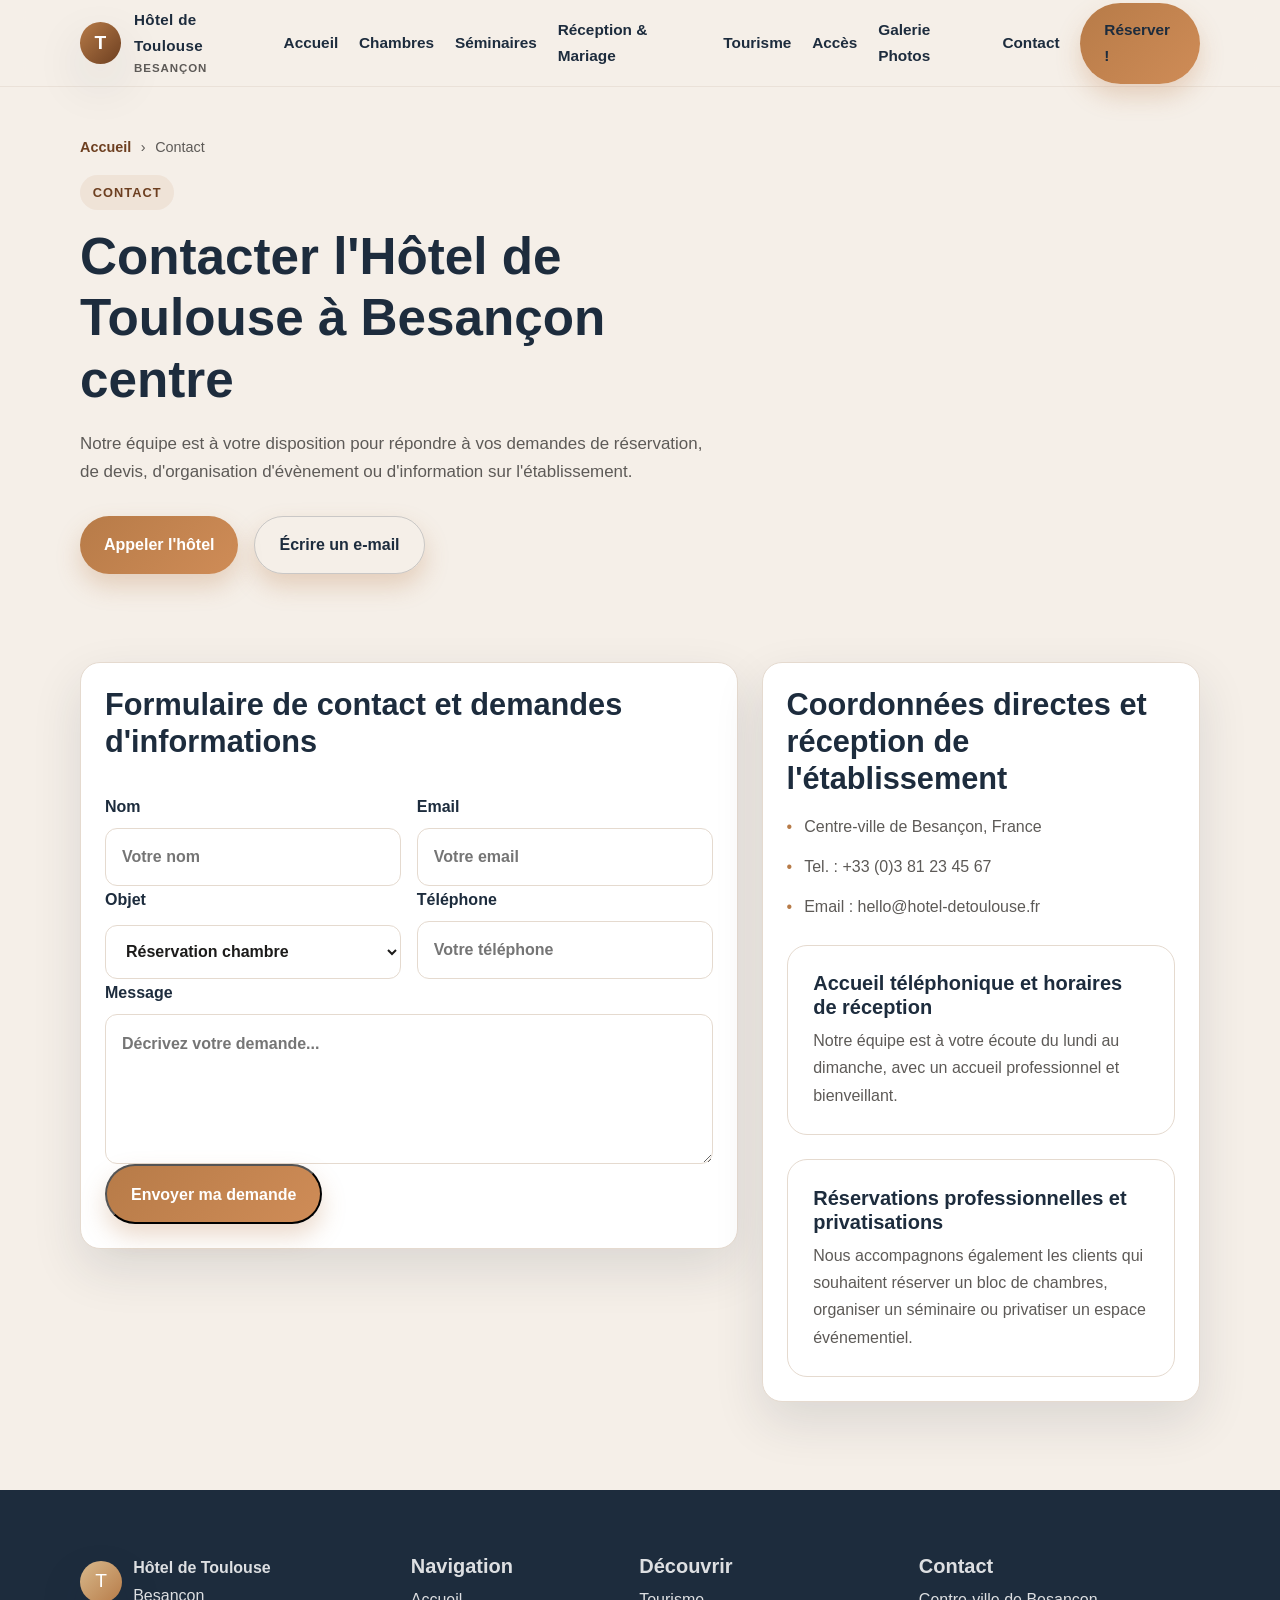
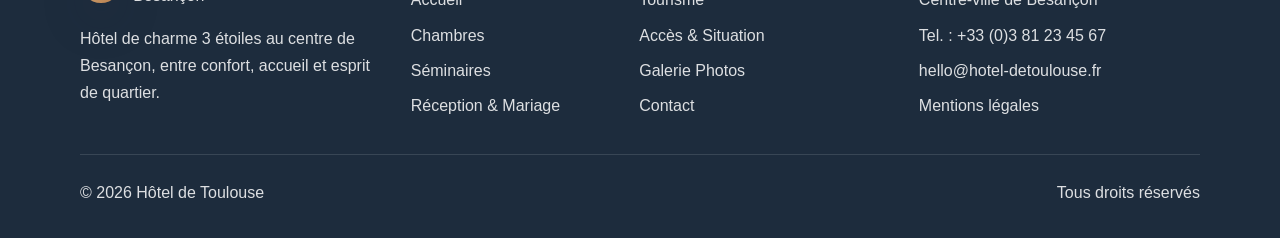
<file: contact.html>
<!DOCTYPE html>
<html lang="fr">
  <head>
    <meta charset="UTF-8" />
    <meta name="viewport" content="width=device-width, initial-scale=1.0" />
    <title>Contactez Hôtel Besançon Centre - Hôtel de Toulouse</title>
    <meta name="description" content="Contactez l'équipe de l'Hôtel de Toulouse à Besançon pour toute question, réservation de groupe ou devis. Nous vous répondons rapidement." />
    <meta name="theme-color" content="#1d2c3d" />
    <link rel="stylesheet" href="style.css" />
  </head>
  <body>
    <header class="site-header">
      <div class="container header-inner">
        <a href="index.html" class="brand" aria-label="Accueil Hôtel de Toulouse">
          <span class="brand-mark" aria-hidden="true">T</span>
          <span class="brand-text">
            <strong>Hôtel de Toulouse</strong>
            <span>Besançon</span>
          </span>
        </a>
        <button class="nav-toggle" aria-label="Ouvrir le menu" aria-expanded="false">
          <span></span>
        </button>
        <nav class="nav" aria-label="Navigation principale">
          <a href="index.html">Accueil</a>
          <a href="chambres.html">Chambres</a>
          <a href="seminaire.html">Séminaires</a>
          <a href="reception-mariage.html">Réception &amp; Mariage</a>
          <a href="tourisme.html">Tourisme</a>
          <a href="acces.html">Accès</a>
          <a href="galerie-photos.html">Galerie Photos</a>
          <a href="contact.html">Contact</a>
          <a href="contact.html" class="cta-button">Réserver !</a>
        </nav>
      </div>
    </header>

    <main>
      <section class="page-hero">
        <div class="container hero-inner">
          <div class="breadcrumbs" aria-label="Fil d'Ariane">
            <a href="index.html">Accueil</a>
            <span>›</span>
            <span>Contact</span>
          </div>
          <div class="hero-copy">
            <span class="eyebrow">Contact</span>
            <h1>Contacter l'Hôtel de Toulouse à Besançon centre</h1>
            <p class="lead">Notre équipe est à votre disposition pour répondre à vos demandes de réservation, de devis, d'organisation d'évènement ou d'information sur l'établissement.</p>
            <div class="cta-row">
              <a href="tel:+33381234567" class="button">Appeler l'hôtel</a>
              <a href="mailto:hello@hotel-detoulouse.fr" class="button secondary">Écrire un e-mail</a>
            </div>
          </div>
        </div>
      </section>

      <section class="section">
        <div class="container contact-grid">
          <div class="form-grid">
            <h2>Formulaire de contact et demandes d'informations</h2>
            <form action="#" method="post">
              <div class="field-row">
                <label>
                  Nom
                  <input type="text" name="nom" placeholder="Votre nom" />
                </label>
                <label>
                  Email
                  <input type="email" name="email" placeholder="Votre email" />
                </label>
              </div>
              <div class="field-row">
                <label>
                  Objet
                  <select name="objet">
                    <option>Réservation chambre</option>
                    <option>Demande de devis séminaire</option>
                    <option>Évènement / mariage</option>
                    <option>Autre demande</option>
                  </select>
                </label>
                <label>
                  Téléphone
                  <input type="tel" name="telephone" placeholder="Votre téléphone" />
                </label>
              </div>
              <label>
                Message
                <textarea name="message" placeholder="Décrivez votre demande..."></textarea>
              </label>
              <button type="submit" class="button">Envoyer ma demande</button>
            </form>
          </div>

          <aside class="contact-card">
            <h2>Coordonnées directes et réception de l'établissement</h2>
            <ul class="small-list">
              <li>Centre-ville de Besançon, France</li>
              <li>Tel. : +33 (0)3 81 23 45 67</li>
              <li>Email : hello@hotel-detoulouse.fr</li>
            </ul>
            <div class="list-block" style="margin-top: 1.5rem;">
              <h3>Accueil téléphonique et horaires de réception</h3>
              <p>Notre équipe est à votre écoute du lundi au dimanche, avec un accueil professionnel et bienveillant.</p>
            </div>
            <div class="list-block" style="margin-top: 1.5rem;">
              <h3>Réservations professionnelles et privatisations</h3>
              <p>Nous accompagnons également les clients qui souhaitent réserver un bloc de chambres, organiser un séminaire ou privatiser un espace événementiel.</p>
            </div>
          </aside>
        </div>
      </section>
    </main>

    <footer class="site-footer">
      <div class="container footer-grid">
        <div>
          <div class="footer-brand">
            <span class="brand-mark" aria-hidden="true">T</span>
            <div>
              <strong>Hôtel de Toulouse</strong>
              <div>Besançon</div>
            </div>
          </div>
          <p>Hôtel de charme 3 étoiles au centre de Besançon, entre confort, accueil et esprit de quartier.</p>
        </div>
        <div>
          <h3>Navigation</h3>
          <ul>
            <li><a href="index.html">Accueil</a></li>
            <li><a href="chambres.html">Chambres</a></li>
            <li><a href="seminaire.html">Séminaires</a></li>
            <li><a href="reception-mariage.html">Réception &amp; Mariage</a></li>
          </ul>
        </div>
        <div>
          <h3>Découvrir</h3>
          <ul>
            <li><a href="tourisme.html">Tourisme</a></li>
            <li><a href="acces.html">Accès &amp; Situation</a></li>
            <li><a href="galerie-photos.html">Galerie Photos</a></li>
            <li><a href="contact.html">Contact</a></li>
          </ul>
        </div>
        <div>
          <h3>Contact</h3>
          <ul>
            <li>Centre-ville de Besançon</li>
            <li>Tel. : +33 (0)3 81 23 45 67</li>
            <li>hello@hotel-detoulouse.fr</li>
            <li><a href="mentions-legales.html">Mentions légales</a></li>
          </ul>
        </div>
      </div>
      <div class="container footer-bottom">
        <span>© <span id="year"></span> Hôtel de Toulouse</span>
        <span>Tous droits réservés</span>
      </div>
    </footer>

    <script src="script.js"></script>
  </body>
</html>
</file>
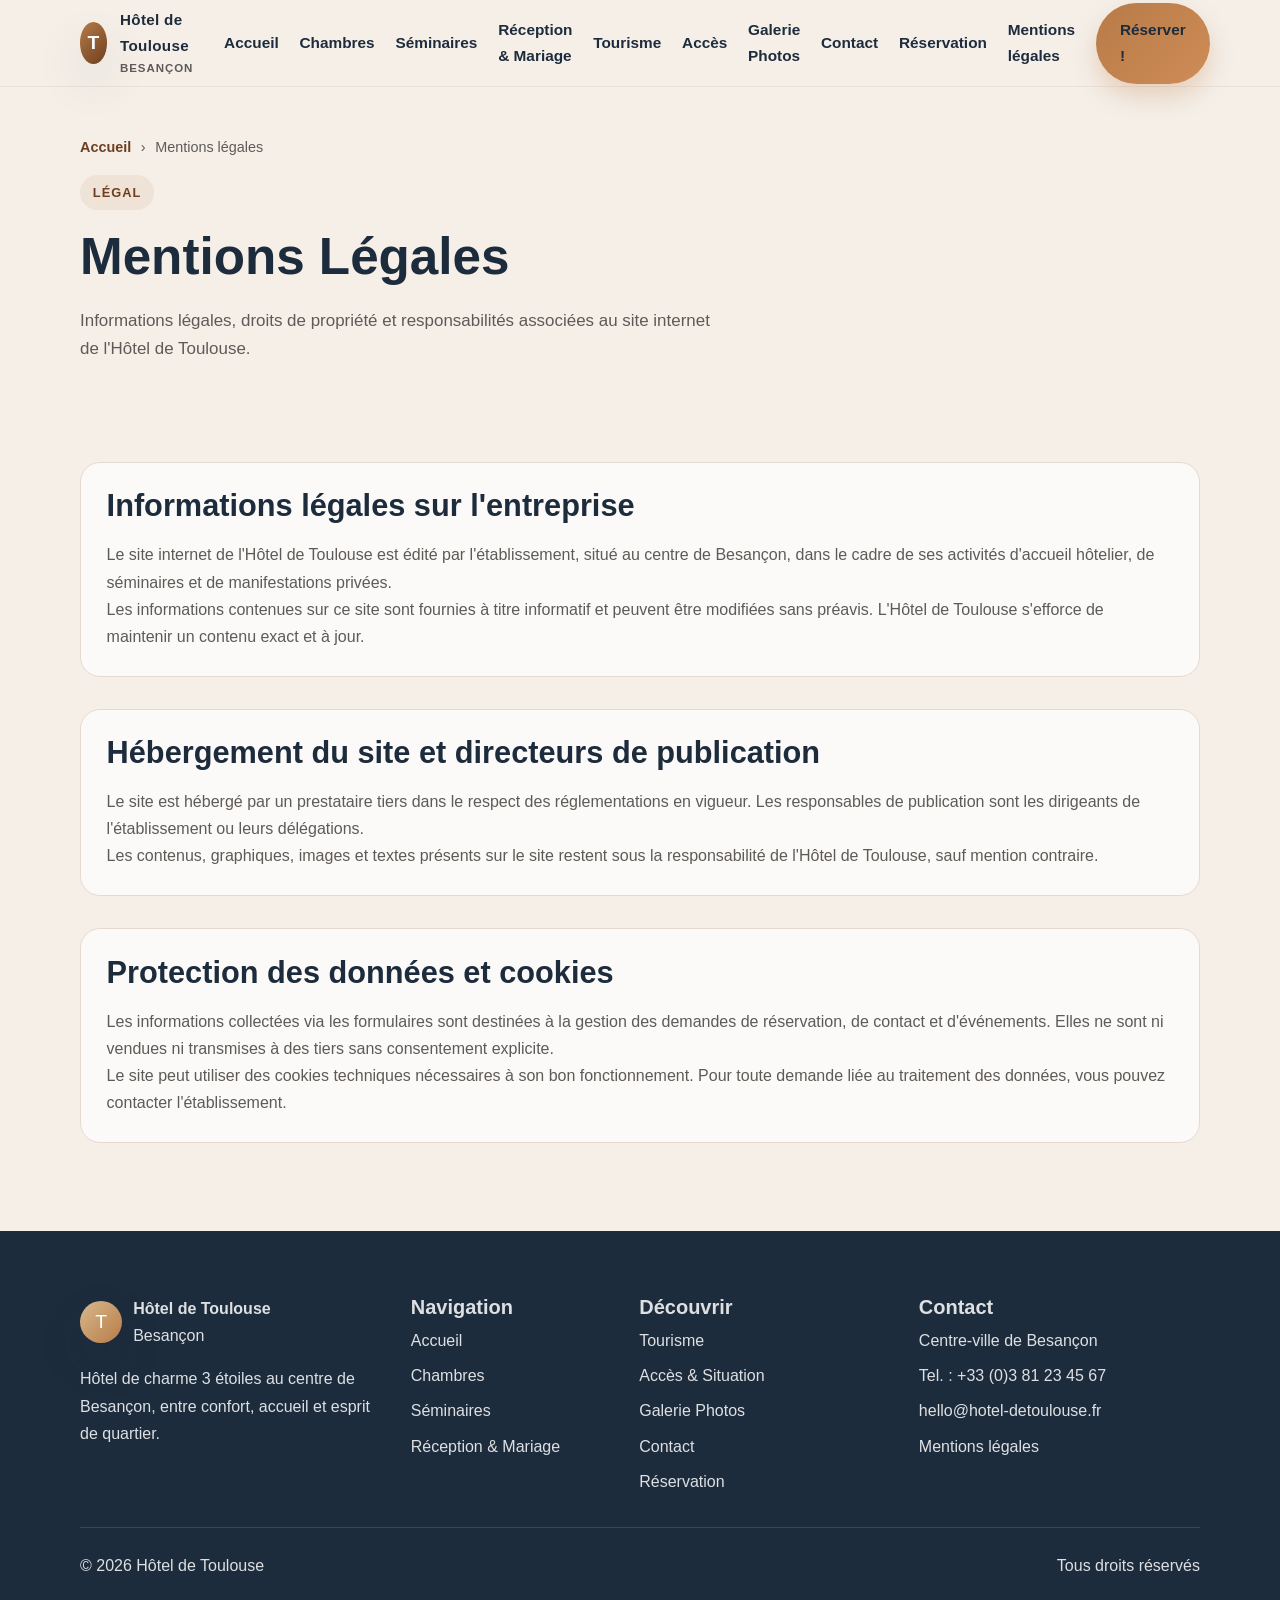
<file: mentions-legales.html>
<!DOCTYPE html>
<html lang="fr">
  <head>
    <meta charset="UTF-8" />
    <meta name="viewport" content="width=device-width, initial-scale=1.0" />
    <meta name="robots" content="noindex, nofollow" />
    <title>Mentions Légales - Hôtel de Toulouse Besançon Centre</title>
    <meta name="description" content="Mentions légales obligatoires de l'Hôtel de Toulouse à Besançon. Informations sur l'établissement, l'hébergement et la publication du site. Contactez-nous." />
    <meta name="theme-color" content="#1d2c3d" />
    <link rel="stylesheet" href="style.css" />
  </head>
  <body>
    <header class="site-header">
      <div class="container header-inner">
        <a href="index.html" class="brand" aria-label="Accueil Hôtel de Toulouse">
          <span class="brand-mark" aria-hidden="true">T</span>
          <span class="brand-text">
            <strong>Hôtel de Toulouse</strong>
            <span>Besançon</span>
          </span>
        </a>
        <button class="nav-toggle" type="button" aria-label="Ouvrir le menu" aria-expanded="false" aria-controls="site-navigation">
          <span aria-hidden="true"></span>
          <span class="sr-only">Menu</span>
        </button>
        <nav class="nav" aria-label="Navigation principale">
          <a href="index.html">Accueil</a>
          <a href="chambres.html">Chambres</a>
          <a href="seminaire.html">Séminaires</a>
          <a href="reception-mariage.html">Réception &amp; Mariage</a>
          <a href="tourisme.html">Tourisme</a>
          <a href="acces.html">Accès</a>
          <a href="galerie-photos.html">Galerie Photos</a>
          <a href="contact.html">Contact</a>
          <a href="reservation.html">Réservation</a>
          <a href="mentions-legales.html">Mentions légales</a>
          <a href="reservation.html" class="cta-button">Réserver !</a>
        </nav>
      </div>
    </header>

    <main>
      <section class="page-hero">
        <div class="container hero-inner">
          <div class="breadcrumbs" aria-label="Fil d'Ariane">
            <a href="index.html">Accueil</a>
            <span>›</span>
            <span>Mentions légales</span>
          </div>
          <div class="hero-copy">
            <span class="eyebrow">Légal</span>
            <h1>Mentions Légales</h1>
            <p class="lead">Informations légales, droits de propriété et responsabilités associées au site internet de l'Hôtel de Toulouse.</p>
          </div>
        </div>
      </section>

      <section class="section">
        <div class="container page-content">
          <article class="list-block">
            <h2>Informations légales sur l'entreprise</h2>
            <p>Le site internet de l'Hôtel de Toulouse est édité par l'établissement, situé au centre de Besançon, dans le cadre de ses activités d'accueil hôtelier, de séminaires et de manifestations privées.</p>
            <p>Les informations contenues sur ce site sont fournies à titre informatif et peuvent être modifiées sans préavis. L'Hôtel de Toulouse s'efforce de maintenir un contenu exact et à jour.</p>
          </article>

          <article class="list-block">
            <h2>Hébergement du site et directeurs de publication</h2>
            <p>Le site est hébergé par un prestataire tiers dans le respect des réglementations en vigueur. Les responsables de publication sont les dirigeants de l'établissement ou leurs délégations.</p>
            <p>Les contenus, graphiques, images et textes présents sur le site restent sous la responsabilité de l'Hôtel de Toulouse, sauf mention contraire.</p>
          </article>

          <article class="list-block">
            <h2>Protection des données et cookies</h2>
            <p>Les informations collectées via les formulaires sont destinées à la gestion des demandes de réservation, de contact et d'événements. Elles ne sont ni vendues ni transmises à des tiers sans consentement explicite.</p>
            <p>Le site peut utiliser des cookies techniques nécessaires à son bon fonctionnement. Pour toute demande liée au traitement des données, vous pouvez contacter l'établissement.</p>
          </article>
        </div>
      </section>
    </main>

    <footer class="site-footer">
      <div class="container footer-grid">
        <div>
          <div class="footer-brand">
            <span class="brand-mark" aria-hidden="true">T</span>
            <div>
              <strong>Hôtel de Toulouse</strong>
              <div>Besançon</div>
            </div>
          </div>
          <p>Hôtel de charme 3 étoiles au centre de Besançon, entre confort, accueil et esprit de quartier.</p>
        </div>
        <div>
          <h3>Navigation</h3>
          <ul>
            <li><a href="index.html">Accueil</a></li>
            <li><a href="chambres.html">Chambres</a></li>
            <li><a href="seminaire.html">Séminaires</a></li>
            <li><a href="reception-mariage.html">Réception &amp; Mariage</a></li>
          </ul>
        </div>
        <div>
          <h3>Découvrir</h3>
          <ul>
            <li><a href="tourisme.html">Tourisme</a></li>
            <li><a href="acces.html">Accès &amp; Situation</a></li>
            <li><a href="galerie-photos.html">Galerie Photos</a></li>
            <li><a href="contact.html">Contact</a></li>
            <li><a href="reservation.html">Réservation</a></li>
          </ul>
        </div>
        <div>
          <h3>Contact</h3>
          <ul>
            <li>Centre-ville de Besançon</li>
            <li>Tel. : +33 (0)3 81 23 45 67</li>
            <li>hello@hotel-detoulouse.fr</li>
            <li><a href="mentions-legales.html">Mentions légales</a></li>
          </ul>
        </div>
      </div>
      <div class="container footer-bottom">
        <span>© <span id="year"></span> Hôtel de Toulouse</span>
        <span>Tous droits réservés</span>
      </div>
    </footer>

    <script src="script.js"></script>
  </body>
</html>
</file>
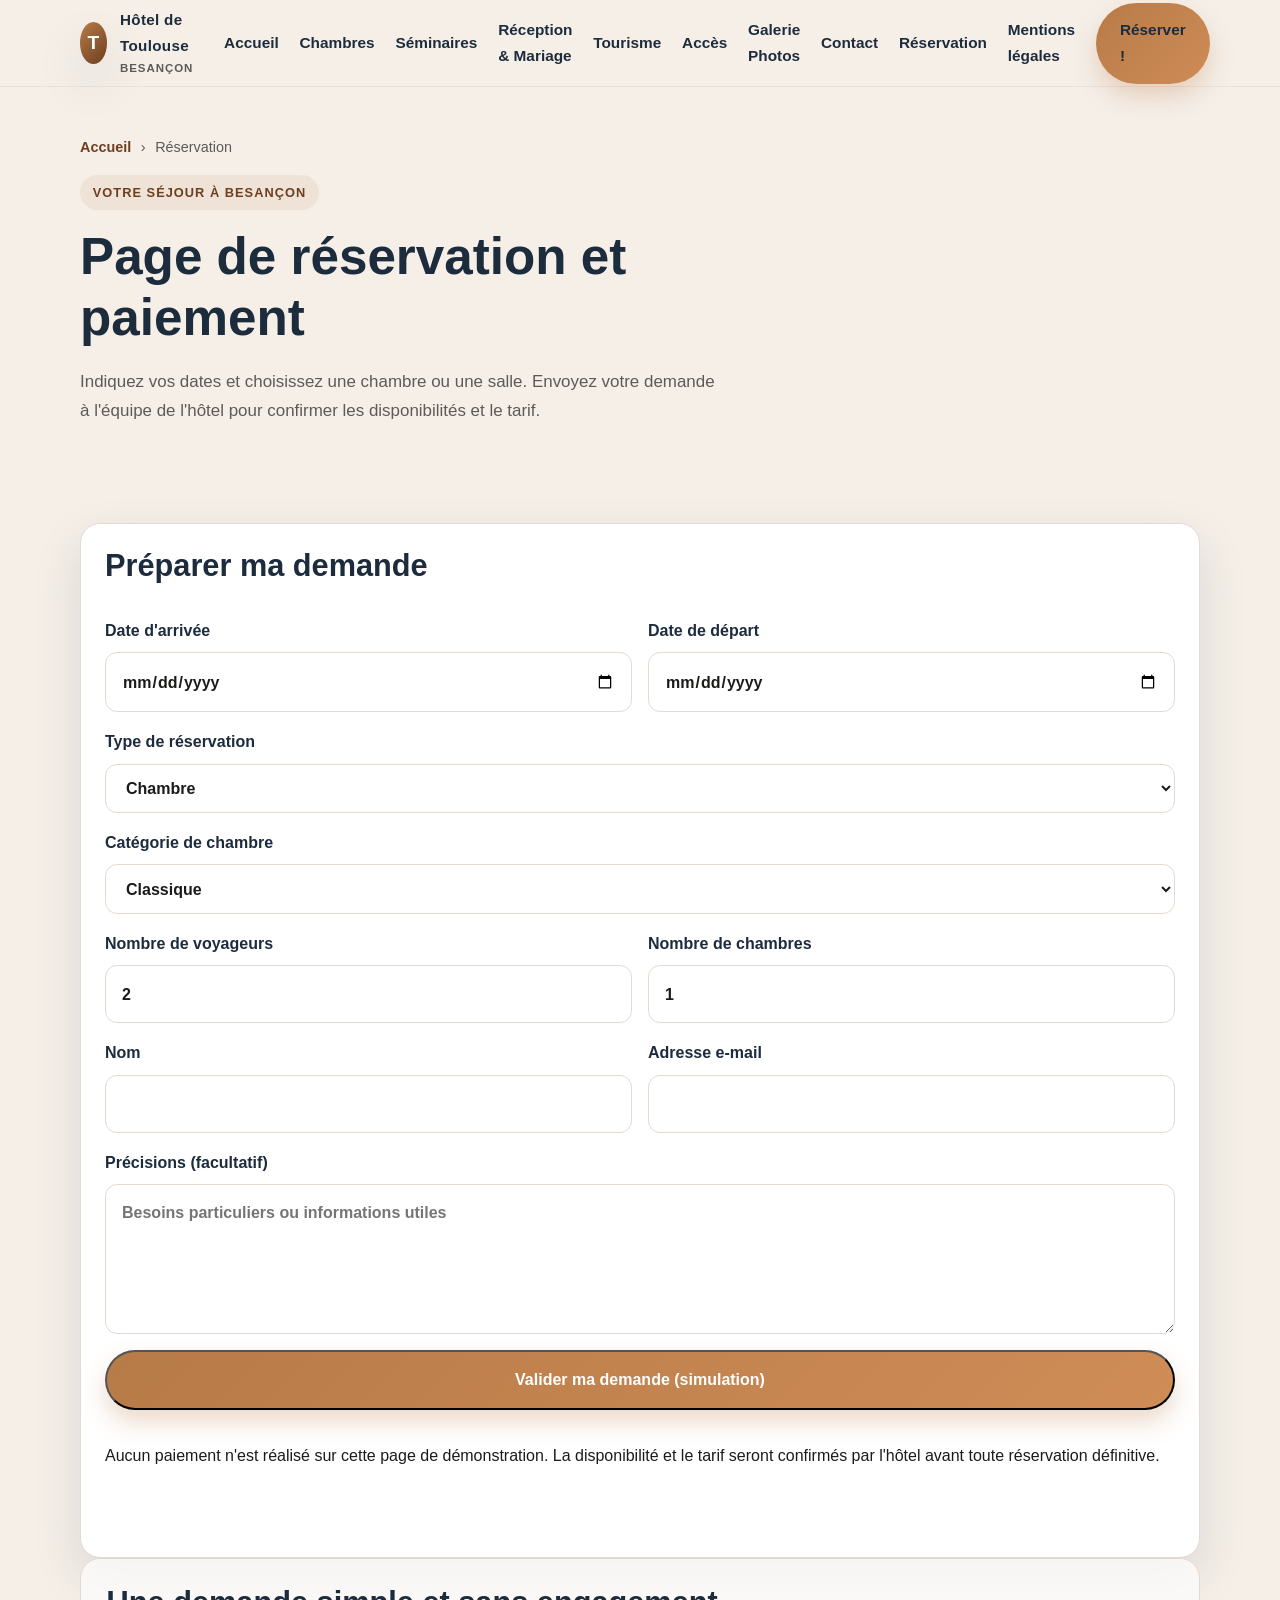
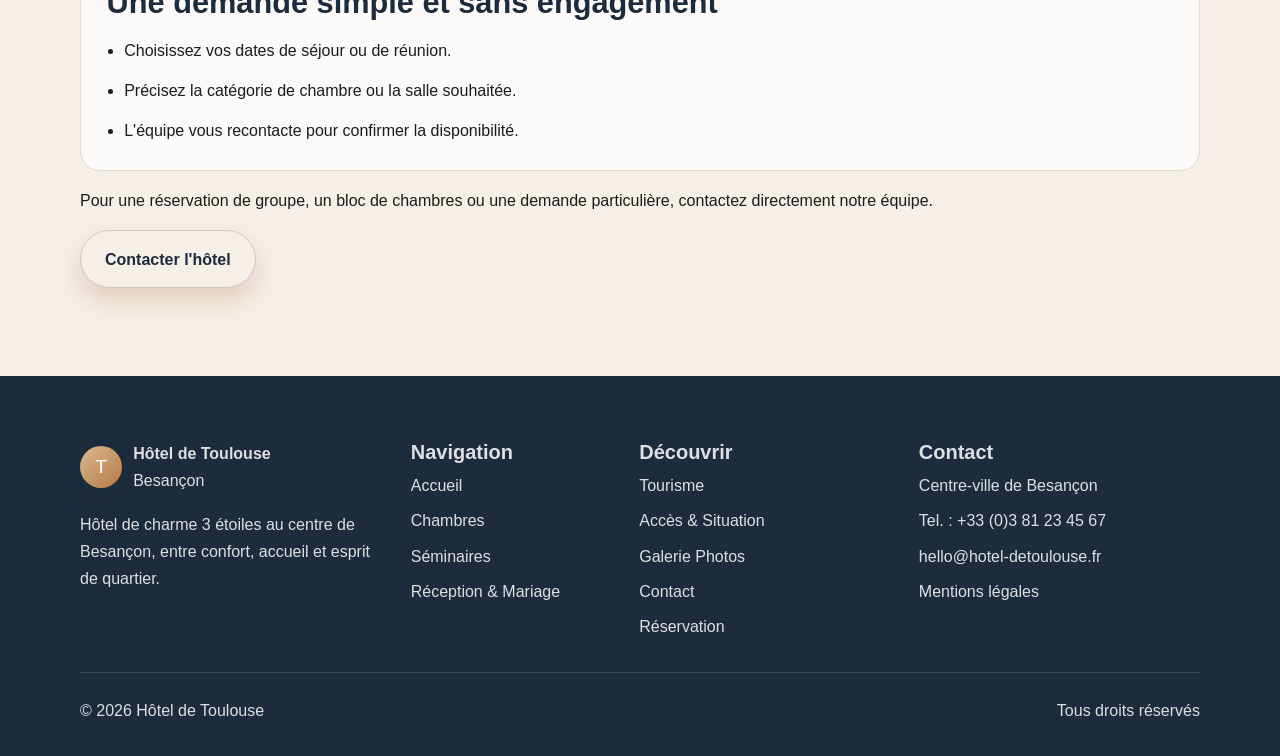
<file: reservation.html>
<!DOCTYPE html>
<html lang="fr">
  <head>
    <meta charset="UTF-8" />
    <meta name="viewport" content="width=device-width, initial-scale=1.0" />
    <title>Réservation et paiement - Hôtel de Toulouse Besançon</title>
    <meta name="description" content="Préparez votre réservation à l'Hôtel de Toulouse à Besançon : choisissez vos dates, votre chambre ou salle et transmettez votre demande en quelques clics." />
    <meta name="theme-color" content="#1d2c3d" />
    <link rel="stylesheet" href="style.css" />
  </head>
  <body>
    <header class="site-header">
      <div class="container header-inner">
        <a href="index.html" class="brand" aria-label="Accueil Hôtel de Toulouse">
          <span class="brand-mark" aria-hidden="true">T</span>
          <span class="brand-text">
            <strong>Hôtel de Toulouse</strong>
            <span>Besançon</span>
          </span>
        </a>
        <button class="nav-toggle" type="button" aria-label="Ouvrir le menu" aria-expanded="false" aria-controls="site-navigation">
          <span aria-hidden="true"></span>
          <span class="sr-only">Menu</span>
        </button>
        <nav class="nav" id="site-navigation" aria-label="Navigation principale">
          <a href="index.html">Accueil</a>
          <a href="chambres.html">Chambres</a>
          <a href="seminaire.html">Séminaires</a>
          <a href="reception-mariage.html">Réception &amp; Mariage</a>
          <a href="tourisme.html">Tourisme</a>
          <a href="acces.html">Accès</a>
          <a href="galerie-photos.html">Galerie Photos</a>
          <a href="contact.html">Contact</a>
          <a href="reservation.html">Réservation</a>
          <a href="mentions-legales.html">Mentions légales</a>
          <a href="reservation.html" class="cta-button">Réserver !</a>
        </nav>
      </div>
    </header>

    <main>
      <section class="page-hero">
        <div class="container hero-inner">
          <div class="breadcrumbs" aria-label="Fil d'Ariane">
            <a href="index.html">Accueil</a>
            <span>›</span>
            <span>Réservation</span>
          </div>
          <div class="hero-copy">
            <span class="eyebrow">Votre séjour à Besançon</span>
            <h1>Page de réservation et paiement</h1>
            <p class="lead">Indiquez vos dates et choisissez une chambre ou une salle. Envoyez votre demande à l'équipe de l'hôtel pour confirmer les disponibilités et le tarif.</p>
          </div>
        </div>
      </section>

      <section class="section">
        <div class="container booking-layout">
          <form class="form-grid booking-form" id="booking-form">
            <h2>Préparer ma demande</h2>
            <div class="field-row">
              <label for="arrival">Date d'arrivée
                <input type="date" id="arrival" name="arrival" required />
              </label>
              <label for="departure">Date de départ
                <input type="date" id="departure" name="departure" required />
              </label>
            </div>
            <label for="booking-type">Type de réservation
              <select id="booking-type" name="booking-type">
                <option value="room">Chambre</option>
                <option value="meeting">Salle de séminaire</option>
              </select>
            </label>
            <div class="booking-choice" data-booking-choice="room">
              <label for="room-category">Catégorie de chambre
                <select id="room-category" name="room-category">
                  <option>Classique</option>
                  <option>Confort</option>
                  <option>Supérieure</option>
                  <option>Deluxe</option>
                  <option>Familiale</option>
                  <option>Suite</option>
                </select>
              </label>
            </div>
            <div class="booking-choice" data-booking-choice="meeting" hidden>
              <label for="meeting-room">Salle de séminaire
                <select id="meeting-room" name="meeting-room" disabled>
                  <option>Salle de réunion 1</option>
                  <option>Salle de réunion 2</option>
                </select>
              </label>
            </div>
            <div class="field-row">
              <label for="guest-count" id="guest-count-label">
                <span id="guest-count-text">Nombre de voyageurs</span>
                <input type="number" id="guest-count" name="guest-count" min="1" max="6" value="2" required />
              </label>
              <label for="room-count" id="room-count-label">Nombre de chambres
                <input type="number" id="room-count" name="room-count" min="1" max="5" value="1" required />
              </label>
            </div>
            <div class="field-row">
              <label for="guest-name">Nom
                <input type="text" id="guest-name" name="guest-name" autocomplete="name" required />
              </label>
              <label for="guest-email">Adresse e-mail
                <input type="email" id="guest-email" name="guest-email" autocomplete="email" required />
              </label>
            </div>
            <label for="booking-note">Précisions (facultatif)
              <textarea id="booking-note" name="booking-note" placeholder="Besoins particuliers ou informations utiles"></textarea>
            </label>
            <button type="submit" class="button">Valider ma demande (simulation)</button>
            <p class="payment-note">Aucun paiement n'est réalisé sur cette page de démonstration. La disponibilité et le tarif seront confirmés par l'hôtel avant toute réservation définitive.</p>
            <p class="booking-status" id="booking-status" role="status" aria-live="polite" tabindex="-1"></p>
          </form>

          <aside class="booking-aside">
            <div class="list-block">
              <h2>Une demande simple et sans engagement</h2>
              <ul>
                <li>Choisissez vos dates de séjour ou de réunion.</li>
                <li>Précisez la catégorie de chambre ou la salle souhaitée.</li>
                <li>L'équipe vous recontacte pour confirmer la disponibilité.</li>
              </ul>
            </div>
            <p>Pour une réservation de groupe, un bloc de chambres ou une demande particulière, contactez directement notre équipe.</p>
            <a class="button secondary" href="contact.html">Contacter l'hôtel</a>
          </aside>
        </div>
      </section>
    </main>

    <footer class="site-footer">
      <div class="container footer-grid">
        <div>
          <div class="footer-brand">
            <span class="brand-mark" aria-hidden="true">T</span>
            <div>
              <strong>Hôtel de Toulouse</strong>
              <div>Besançon</div>
            </div>
          </div>
          <p>Hôtel de charme 3 étoiles au centre de Besançon, entre confort, accueil et esprit de quartier.</p>
        </div>
        <div>
          <h3>Navigation</h3>
          <ul>
            <li><a href="index.html">Accueil</a></li>
            <li><a href="chambres.html">Chambres</a></li>
            <li><a href="seminaire.html">Séminaires</a></li>
            <li><a href="reception-mariage.html">Réception &amp; Mariage</a></li>
          </ul>
        </div>
        <div>
          <h3>Découvrir</h3>
          <ul>
            <li><a href="tourisme.html">Tourisme</a></li>
            <li><a href="acces.html">Accès &amp; Situation</a></li>
            <li><a href="galerie-photos.html">Galerie Photos</a></li>
            <li><a href="contact.html">Contact</a></li>
            <li><a href="reservation.html">Réservation</a></li>
          </ul>
        </div>
        <div>
          <h3>Contact</h3>
          <ul>
            <li>Centre-ville de Besançon</li>
            <li>Tel. : +33 (0)3 81 23 45 67</li>
            <li>hello@hotel-detoulouse.fr</li>
            <li><a href="mentions-legales.html">Mentions légales</a></li>
          </ul>
        </div>
      </div>
      <div class="container footer-bottom">
        <span>© <span id="year"></span> Hôtel de Toulouse</span>
        <span>Tous droits réservés</span>
      </div>
    </footer>

    <script src="script.js"></script>
  </body>
</html>
</file>
<file: style.css>
:root {
  --bg: #f5efe8;
  --panel: #ffffff;
  --panel-alt: #f3eadf;
  --primary: #b77b48;
  --primary-dark: #6d3f20;
  --secondary: #1d2c3d;
  --secondary-soft: #2a3d52;
  --text: #1c1b1a;
  --muted: #5d5a57;
  --line: #e5dacf;
  --highlight: #d8b98c;
  --success: #2f5d50;
  --shadow: 0 20px 50px rgba(29, 44, 61, 0.12);
  --radius: 20px;
  --radius-sm: 12px;
  --container: 1120px;
}

* { box-sizing: border-box; }

html { scroll-behavior: smooth; }

body {
  margin: 0;
  font-family: "Segoe UI", Tahoma, Geneva, Verdana, sans-serif;
  color: var(--text);
  background: var(--bg);
  line-height: 1.7;
}

a {
  color: inherit;
  text-decoration: none;
}

img { max-width: 100%; display: block; }

.container {
  width: min(var(--container), calc(100% - 2rem));
  margin: 0 auto;
}

.site-header {
  position: sticky;
  top: 0;
  z-index: 1000;
  backdrop-filter: blur(12px);
  background: rgba(245, 239, 232, 0.9);
  border-bottom: 1px solid rgba(109, 63, 32, 0.08);
}

.header-inner {
  display: flex;
  align-items: center;
  justify-content: space-between;
  gap: 1rem;
  min-height: 86px;
}

.brand {
  display: flex;
  align-items: center;
  gap: 0.8rem;
  font-weight: 700;
  letter-spacing: 0.02em;
}

.brand-mark {
  width: 42px;
  height: 42px;
  border-radius: 50%;
  display: grid;
  place-items: center;
  background: linear-gradient(135deg, var(--primary) 0%, var(--primary-dark) 100%);
  color: #fff;
  font-size: 1.2rem;
  box-shadow: var(--shadow);
}

.brand-text strong {
  display: block;
  font-size: 0.95rem;
  color: var(--secondary);
}

.brand-text span {
  display: block;
  font-size: 0.72rem;
  color: var(--muted);
  letter-spacing: 0.08em;
  text-transform: uppercase;
}

.nav-toggle {
  display: none;
  border: 0;
  background: transparent;
  padding: 0.6rem;
  cursor: pointer;
}

.nav-toggle span,
.nav-toggle::before,
.nav-toggle::after {
  display: block;
  width: 24px;
  height: 2px;
  background: var(--secondary);
  border-radius: 999px;
  margin: 5px 0;
  content: "";
}

.nav {
  display: flex;
  align-items: center;
  gap: 1.3rem;
}

.nav a {
  color: var(--secondary);
  font-size: 0.96rem;
  font-weight: 600;
  transition: color 0.2s ease;
}

.nav a:hover,
.nav a:focus-visible {
  color: var(--primary);
}

.nav .cta-button,
.button,
.button.secondary {
  display: inline-flex;
  align-items: center;
  justify-content: center;
  padding: 0.9rem 1.5rem;
  border-radius: 999px;
  font-weight: 700;
  transition: transform 0.2s ease, box-shadow 0.2s ease;
}

.cta-button,
.button {
  background: linear-gradient(135deg, var(--primary) 0%, #cf8c57 100%);
  color: #fff;
  box-shadow: 0 12px 25px rgba(183, 123, 72, 0.28);
}

.button.secondary {
  background: transparent;
  border: 1px solid rgba(29, 44, 61, 0.2);
  color: var(--secondary);
}

.cta-button:hover,
.button:hover,
.button.secondary:hover {
  transform: translateY(-1px);
}

main {
  display: block;
}

.hero {
  padding: 4rem 0 3.5rem;
}

.hero-inner {
  display: grid;
  grid-template-columns: 1.1fr 0.9fr;
  align-items: center;
  gap: 2.4rem;
}

.hero-copy {
  max-width: 640px;
}

.eyebrow {
  display: inline-flex;
  align-items: center;
  gap: 0.5rem;
  padding: 0.4rem 0.8rem;
  border-radius: 999px;
  background: rgba(183, 123, 72, 0.1);
  color: var(--primary-dark);
  font-size: 0.8rem;
  font-weight: 700;
  text-transform: uppercase;
  letter-spacing: 0.08em;
}

h1, h2, h3 {
  line-height: 1.2;
  margin: 0 0 1rem;
  color: var(--secondary);
}

h1 {
  font-size: clamp(2.3rem, 4vw, 4.1rem);
  margin-top: 1rem;
}

h2 {
  font-size: clamp(1.8rem, 2.4vw, 2.7rem);
  margin-top: 0;
}

h3 {
  font-size: 1.25rem;
  margin-bottom: 0.5rem;
}

.lead {
  margin: 1.2rem 0 1.8rem;
  color: var(--muted);
  font-size: 1.06rem;
}

.cta-row {
  display: flex;
  flex-wrap: wrap;
  gap: 1rem;
  margin-bottom: 1.2rem;
}

.hero-stats {
  display: grid;
  grid-template-columns: repeat(3, minmax(0, 1fr));
  gap: 1rem;
  margin-top: 1.6rem;
}

.stat {
  padding: 1rem 0.9rem;
  background: rgba(255,255,255,0.6);
  border: 1px solid var(--line);
  border-radius: var(--radius-sm);
}

.stat strong {
  display: block;
  font-size: 1.5rem;
  color: var(--secondary);
}

.stat span {
  font-size: 0.8rem;
  color: var(--muted);
}

.hero-visual {
  position: relative;
}

.image-shell {
  border-radius: 32px;
  overflow: hidden;
  box-shadow: var(--shadow);
  position: relative;
}

.image-shell::after {
  content: "";
  position: absolute;
  inset: 0;
  background: linear-gradient(180deg, rgba(29, 44, 61, 0.08), rgba(29, 44, 61, 0.18));
}

.hero-visual img {
  width: 100%;
  height: 640px;
  object-fit: cover;
}

.float-card {
  position: absolute;
  right: -1rem;
  bottom: 1.2rem;
  background: rgba(255,255,255,0.96);
  border: 1px solid rgba(29, 44, 61, 0.08);
  border-radius: 18px;
  padding: 1rem 1.2rem;
  box-shadow: 0 20px 40px rgba(29,44,61,0.15);
  max-width: 240px;
}

.float-card strong {
  display: block;
  font-size: 1.5rem;
  color: var(--secondary);
  margin-bottom: 0.1rem;
}

.section {
  padding: 2.5rem 0;
}

.section-head {
  margin-bottom: 1.6rem;
}

.section-head p {
  color: var(--muted);
  max-width: 640px;
}

.feature-grid,
.card-grid,
.info-grid,
.gallery-grid,
.contact-grid {
  display: grid;
  gap: 1.5rem;
}

.feature-grid,
.card-grid {
  grid-template-columns: repeat(3, minmax(0, 1fr));
}

.feature-card,
.info-card,
.contact-card,
.quote-card,
.guest-card,
.gallery-item {
  background: var(--panel);
  border: 1px solid var(--line);
  border-radius: var(--radius);
  box-shadow: var(--shadow);
}

.feature-card,
.info-card,
.contact-card,
.quote-card,
.guest-card {
  padding: 1.5rem;
}

.feature-card .icon {
  width: 48px;
  height: 48px;
  border-radius: 14px;
  display: grid;
  place-items: center;
  background: rgba(183,123,72,0.12);
  color: var(--primary-dark);
  font-size: 1.5rem;
  margin-bottom: 1rem;
}

.feature-card p,
.info-card p,
.contact-card p,
.guest-card p,
.quote-card p,
.list-block p {
  color: var(--muted);
  margin: 0;
}

.split {
  display: grid;
  grid-template-columns: 1fr 1fr;
  gap: 2rem;
  align-items: center;
}

.split figure {
  margin: 0;
}

.split img {
  border-radius: 28px;
  height: 520px;
  width: 100%;
  object-fit: cover;
  box-shadow: var(--shadow);
}

.list-block {
  background: rgba(255,255,255,0.72);
  border: 1px solid var(--line);
  border-radius: var(--radius);
  padding: 1.6rem;
}

.list-block ul {
  margin: 1rem 0 0;
  padding-left: 1.1rem;
  color: var(--text);
}

.list-block li + li {
  margin-top: 0.8rem;
}

.banner {
  background: linear-gradient(135deg, var(--secondary) 0%, var(--secondary-soft) 100%);
  color: #fff;
  border-radius: 28px;
  padding: 2.2rem;
}

.banner .button.secondary {
  background: transparent;
  color: #fff;
  border-color: rgba(255,255,255,0.35);
}

.gallery-grid {
  grid-template-columns: repeat(3, minmax(0, 1fr));
}

.gallery-item {
  overflow: hidden;
}

.gallery-item img {
  width: 100%;
  height: 260px;
  object-fit: cover;
}

.gallery-item .caption {
  padding: 1rem 1.1rem 1.2rem;
}

.info-grid {
  grid-template-columns: repeat(3, minmax(0, 1fr));
}

.contact-grid {
  grid-template-columns: 1.2fr 0.8fr;
  align-items: start;
}

.form-grid {
  display: grid;
  gap: 1rem;
  background: var(--panel);
  border: 1px solid var(--line);
  border-radius: var(--radius);
  box-shadow: var(--shadow);
  padding: 1.5rem;
}

.field-row {
  display: grid;
  grid-template-columns: repeat(2, minmax(0, 1fr));
  gap: 1rem;
}

label {
  display: grid;
  gap: 0.5rem;
  font-weight: 600;
  color: var(--secondary);
}

input,
select,
textarea,
button {
  font: inherit;
}

input,
select,
textarea {
  width: 100%;
  border: 1px solid var(--line);
  border-radius: 12px;
  padding: 0.9rem 1rem;
  background: #fff;
  color: var(--text);
}

textarea { min-height: 150px; resize: vertical; }

.site-footer {
  background: var(--secondary);
  color: rgba(255,255,255,0.85);
  padding: 4rem 0 2rem;
  margin-top: 3rem;
}

.footer-grid {
  display: grid;
  grid-template-columns: 1.2fr 0.8fr 1fr 1.1fr;
  gap: 1.5rem;
}

.footer-brand {
  display: flex;
  align-items: center;
  gap: 0.7rem;
  margin-bottom: 1rem;
}

.footer-brand .brand-mark {
  background: linear-gradient(135deg, var(--highlight) 0%, var(--primary) 100%);
}

.site-footer h3,
.site-footer h4,
.site-footer a,
.site-footer p {
  color: inherit;
}

.site-footer ul {
  list-style: none;
  padding: 0;
  margin: 0;
}

.site-footer li + li {
  margin-top: 0.5rem;
}

.footer-bottom {
  border-top: 1px solid rgba(255,255,255,0.12);
  margin-top: 2rem;
  padding-top: 1.5rem;
  display: flex;
  justify-content: space-between;
  gap: 1rem;
  flex-wrap: wrap;
}

.page-hero {
  padding: 3rem 0 1.8rem;
}

.page-hero .hero-inner {
  grid-template-columns: 1fr;
  gap: 1rem;
}

.breadcrumbs {
  display: flex;
  flex-wrap: wrap;
  gap: 0.6rem;
  color: var(--muted);
  font-size: 0.9rem;
}

.breadcrumbs a {
  color: var(--primary-dark);
  font-weight: 600;
}

.page-content {
  display: grid;
  gap: 2rem;
}

.small-list {
  list-style: none;
  padding: 0;
  margin: 0;
  display: grid;
  gap: 0.8rem;
}

.small-list li {
  position: relative;
  padding-left: 1.1rem;
  color: var(--muted);
}

.small-list li::before {
  content: "•";
  position: absolute;
  left: 0;
  color: var(--primary);
}

@media (max-width: 980px) {
  .hero-inner,
  .split,
  .contact-grid,
  .footer-grid {
    grid-template-columns: 1fr;
  }

  .feature-grid,
  .card-grid,
  .info-grid,
  .gallery-grid {
    grid-template-columns: repeat(2, minmax(0, 1fr));
  }

  .nav {
    position: absolute;
    top: 100%;
    left: 1rem;
    right: 1rem;
    display: none;
    flex-direction: column;
    background: rgba(255,255,255,0.96);
    border: 1px solid var(--line);
    border-radius: 18px;
    padding: 1rem;
    box-shadow: var(--shadow);
  }

  .nav.open { display: flex; }

  .nav-toggle { display: block; }
}

@media (max-width: 640px) {
  .hero {
    padding-top: 2.5rem;
  }

  .feature-grid,
  .card-grid,
  .info-grid,
  .gallery-grid,
  .hero-stats,
  .field-row {
    grid-template-columns: 1fr;
  }

  .header-inner {
    min-height: 72px;
  }

  .cta-row {
    flex-direction: column;
    align-items: flex-start;
  }

  .button,
  .cta-button,
  .button.secondary {
    width: 100%;
  }

  .hero-visual img {
    height: 440px;
  }
}
</file>
